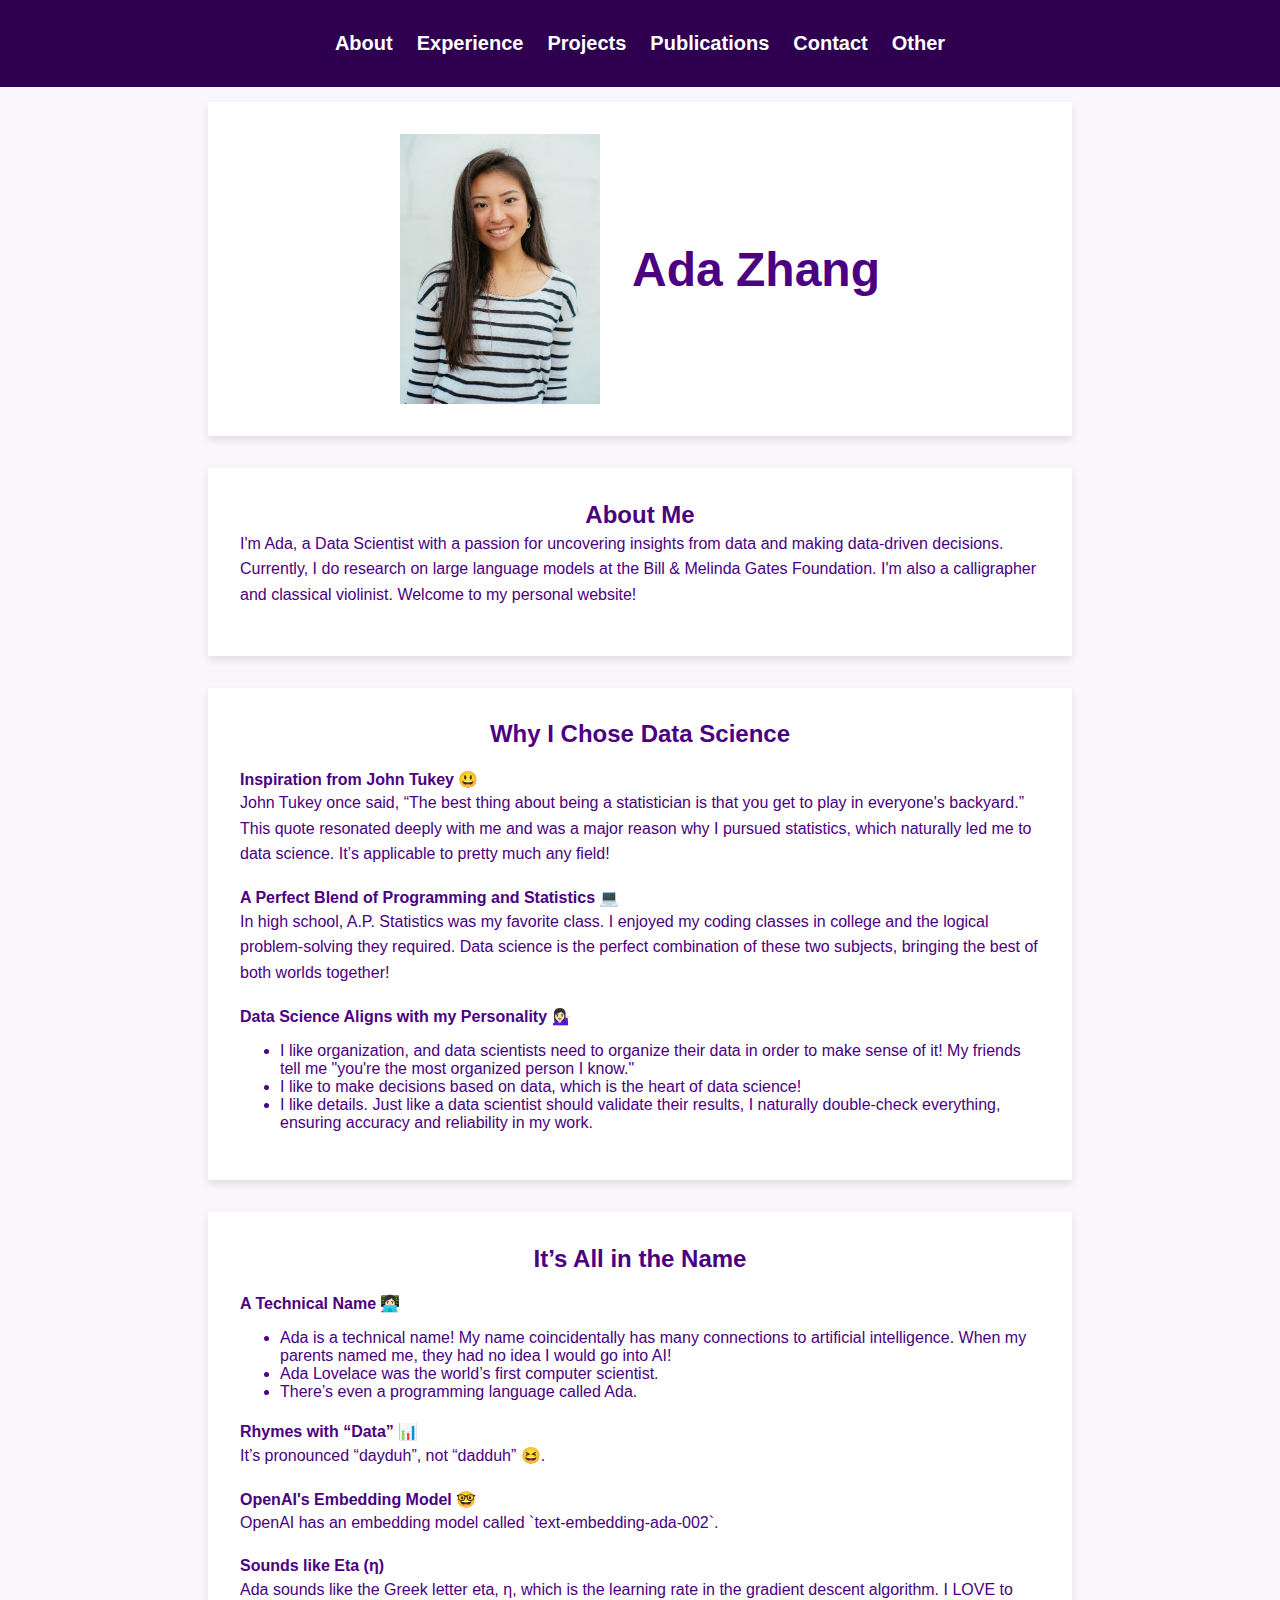
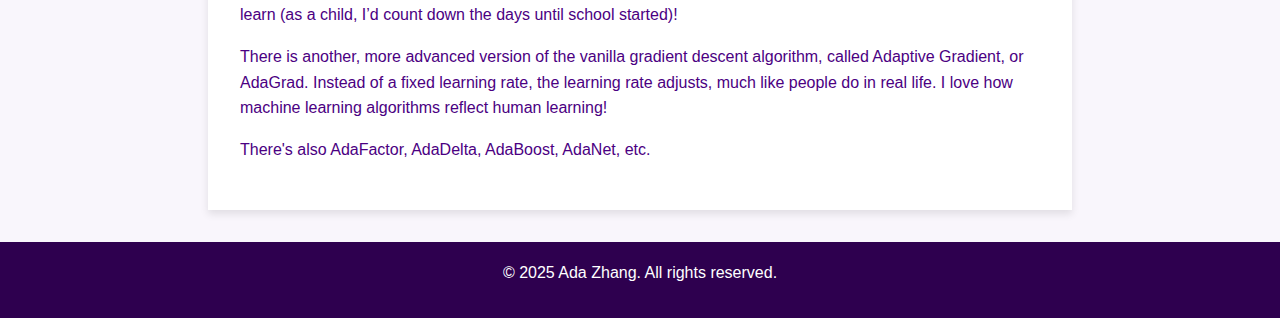
<file: index.html>
<!DOCTYPE html>
<html lang="en">
<head>
    <meta charset="UTF-8">
    <meta name="viewport" content="width=device-width, initial-scale=1.0">
    <title>Ada Zhang</title>
    <link rel="stylesheet" href="styles.css">
</head>
<body>
    <header>
        <nav>
            <ul>
                <li><a href="index.html">About</a></li>
                <li><a href="experience.html">Experience</a></li>
                <li><a href="projects.html">Projects</a></li>
                <li><a href="publications.html">Publications</a></li>
                <li><a href="contact.html">Contact</a></li>
                <li><a href="other.html">Other</a></li>
            </ul>
        </nav>
    </header>

    <main>
        <!-- Picture and Name -->
        <section class="profile-header">
            <img src="images/ada.jpg" alt="Ada Zhang" class="profile-picture">
            <h1>Ada Zhang</h1>
        </section>

        <!-- Writing -->
        <section class="profile-content">
            <h2>About Me</h2>
            <p>I'm Ada, a Data Scientist with a passion for uncovering insights from data and making data-driven decisions. Currently, I do research on large language models at the Bill & Melinda Gates Foundation. I'm also a calligrapher and classical violinist. Welcome to my personal website!</p>
        </section>

        <section class="profile-content">
            <h2>Why I Chose Data Science</h2>
            <h4>Inspiration from John Tukey 😃</h4>
            <p>John Tukey once said, “The best thing about being a statistician is that you get to play in everyone's backyard.” This quote resonated deeply with me and was a major reason why I pursued statistics, which naturally led me to data science. It’s applicable to pretty much any field!</p>

            <h4>A Perfect Blend of Programming and Statistics 💻</h4>
            <p>In high school, A.P. Statistics was my favorite class. I enjoyed my coding classes in college and the logical problem-solving they required. Data science is the perfect combination of these two subjects, bringing the best of both worlds together!</p>

            <h4>Data Science Aligns with my Personality 💁🏻‍♀️</h4>
            <ul>
                <li>I like organization, and data scientists need to organize their data in order to make sense of it! My friends tell me "you're the most organized person I know."</li>
                <li>I like to make decisions based on data, which is the heart of data science!</li>
                <li>I like details. Just like a data scientist should validate their results, I naturally double-check everything, ensuring accuracy and reliability in my work.</li>
            </ul>
        </section>

        <section class="profile-content">
            <h2>It’s All in the Name</h2>

            <h4>A Technical Name 👩🏻‍💻</h4>
            <ul>
                <li>Ada is a technical name! My name coincidentally has many connections to artificial intelligence. When my parents named me, they had no idea I would go into AI!</li>
                <li>Ada Lovelace was the world’s first computer scientist.</li>
                <li>There’s even a programming language called Ada.</li>
            </ul>
            
            <h4>Rhymes with “Data” 📊</h4>
            <p>It’s pronounced “dayduh”, not “dadduh” 😆.</p>
            
            <h4>OpenAI's Embedding Model 🤓</h4>
            <p>OpenAI has an embedding model called `text-embedding-ada-002`.</p>
            
            <h4>Sounds like Eta (η)</h4>
            <p>Ada sounds like the Greek letter eta, η, which is the learning rate in the gradient descent algorithm. I LOVE to learn (as a child, I’d count down the days until school started)!</p>
            <p>There is another, more advanced version of the vanilla gradient descent algorithm, called Adaptive Gradient, or AdaGrad. Instead of a fixed learning rate, the learning rate adjusts, much like people do in real life. I love how machine learning algorithms reflect human learning!</p>
            <p>There's also AdaFactor, AdaDelta, AdaBoost, AdaNet, etc.</p>
        </section>
    </main>

    <footer>
        <p>&copy; 2025 Ada Zhang. All rights reserved.</p>
    </footer>
</body>
</html>
</file>
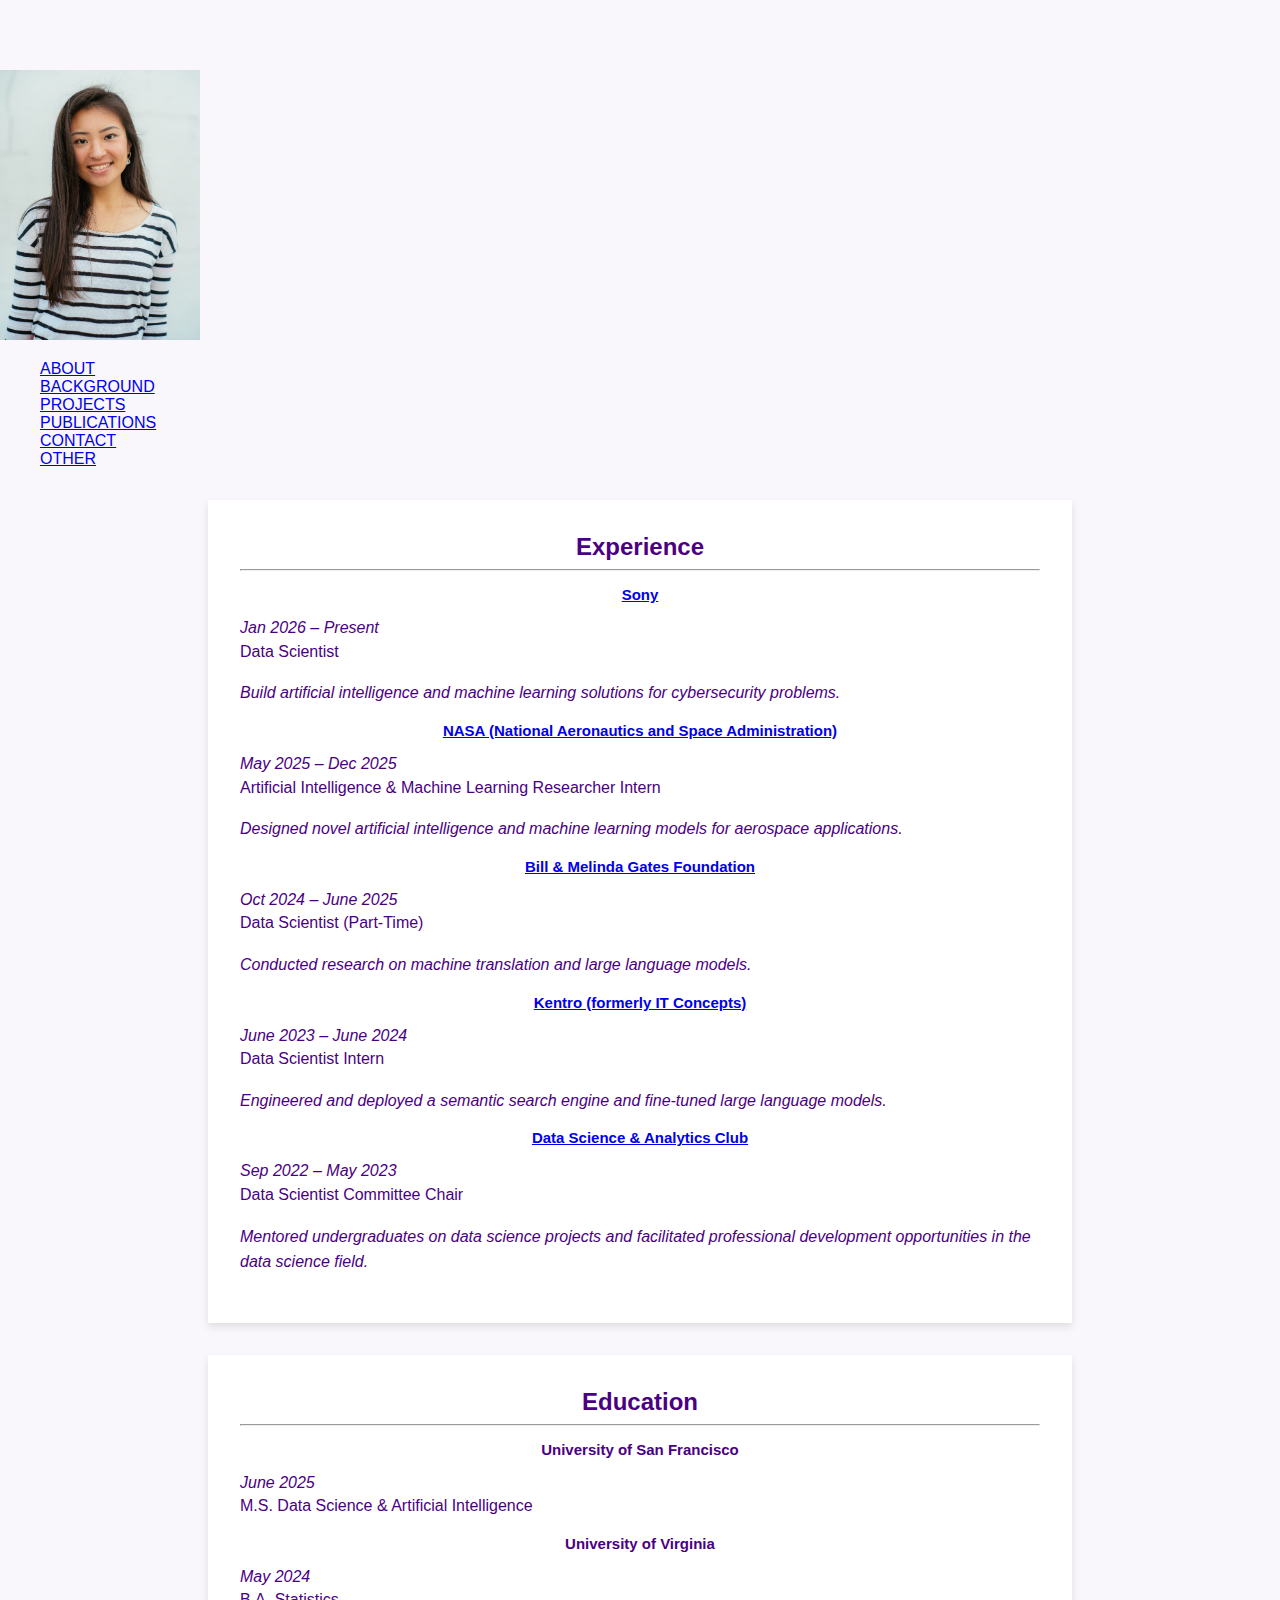
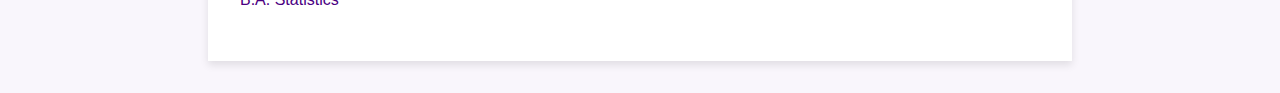
<file: background.html>
<!DOCTYPE html>
<html lang="en">
<head>
    <meta charset="UTF-8" />
    <meta name="viewport" content="width=device-width, initial-scale=1.0"/>
    <title>Background - Ada Zhang</title>
    <link rel="stylesheet" href="styles.css" />
</head>
<body>
    <main class="main-flex-container">

        <aside class="sidebar">
            <img src="images/ada.jpg" alt="ada" class="profile-picture">
            <nav>
                <ul>
                    <p></p>
                    <a href="index.html">ABOUT</a><br>
                    <a href="background.html">BACKGROUND</a><br>
                    <a href="projects.html">PROJECTS</a><br>
                    <a href="publications.html">PUBLICATIONS</a><br> 
                    <a href="contact.html">CONTACT</a><br>
                    <a href="other.html">OTHER</a>
                </ul>
            </nav>
        </aside>


        <div class="scrollable-content">
            <section class="profile-content">
                <h2>Experience</h2>
                <hr />

                <div class="job-entry">
                    <div class="job-header">
                        <h3><a href="https://www.sony.com/en/" target="_blank" class="company-link">Sony</a></h3>
                        <span class="job-date"><em>Jan 2026 – Present</em></span>
                    </div>
                    <p class="job-title">Data Scientist</p>
                    <p class="job-description"><em>Build artificial intelligence and machine learning solutions for cybersecurity problems.</em></p>
                </div>

                <div class="job-entry">
                    <div class="job-header">
                        <h3><a href="https://www.nasa.gov/" target="_blank" class="company-link">NASA (National Aeronautics and Space Administration)</a></h3>
                        <span class="job-date"><em>May 2025 – Dec 2025</em></span>
                    </div>
                    <p class="job-title">Artificial Intelligence & Machine Learning Researcher Intern</p>
                    <p class="job-description"><em>Designed novel artificial intelligence and machine learning models for aerospace applications.</em></p>
                </div>

                <div class="job-entry">
                    <div class="job-header">
                        <h3><a href="https://www.gatesfoundation.org/" target="_blank" class="company-link">Bill & Melinda Gates Foundation</a></h3>
                        <span class="job-date"><em>Oct 2024 – June 2025</em></span>
                    </div>
                    <p class="job-title">Data Scientist (Part-Time)</p>
                    <p class="job-description"><em>Conducted research on machine translation and large language models.</em></p>
                </div>

                <div class="job-entry">
                    <div class="job-header">
                        <h3><a href="https://kentro.us/" target="_blank" class="company-link">Kentro (formerly IT Concepts)</a></h3>
                        <span class="job-date"><em>June 2023 – June 2024</em></span>
                    </div>
                    <p class="job-title">Data Scientist Intern</p>
                    <p class="job-description"><em>Engineered and deployed a semantic search engine and fine-tuned large language models.</em></p>
                </div>

                <div class="job-entry">
                    <div class="job-header">
                        <h3><a href="https://dsac.my.canva.site/" target="_blank" class="company-link">Data Science & Analytics Club</a></h3>
                        <span class="job-date"><em>Sep 2022 – May 2023</em></span>
                    </div>
                    <p class="job-title">Data Scientist Committee Chair</p>
                    <p class="job-description"><em>Mentored undergraduates on data science projects and facilitated professional development opportunities in the data science field.</em></p>
                </div>
            </section>

            <section class="profile-content">
                <h2>Education</h2>
                <hr />

                <div class="job-entry">
                    <div class="job-header">
                        <h3>University of San Francisco</h3>
                        <span class="job-date"><em>June 2025</em></span>
                    </div>
                    <p class="job-title">M.S. Data Science & Artificial Intelligence</p>
                </div>

                <div class="job-entry">
                    <div class="job-header">
                        <h3>University of Virginia</h3>
                        <span class="job-date"><em>May 2024</em></span>
                    </div>
                    <p class="job-title">B.A. Statistics</p>
                </div>
            </section>

        </div>
    </main>
</body>
</html>
</file>
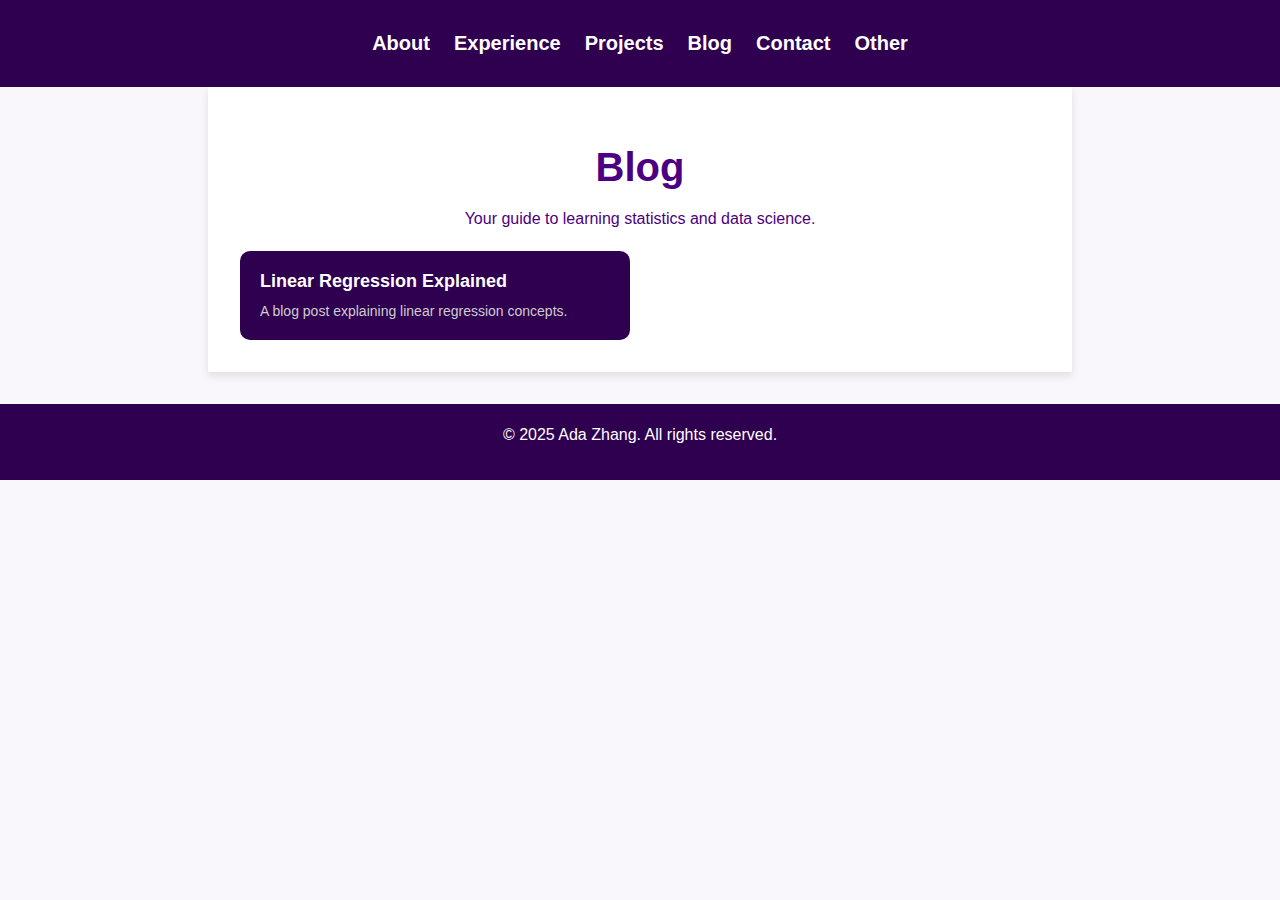
<file: blog.html>
<!DOCTYPE html>
<html lang="en">
<head>
    <meta charset="UTF-8">
    <meta name="viewport" content="width=device-width, initial-scale=1.0">
    <title>Data Science</title>
    <link rel="stylesheet" href="styles.css">
    <style>
        .tile-container {
            display: grid;
            grid-template-columns: repeat(auto-fill, minmax(300px, 1fr));
            gap: 20px;
            margin-top: 20px;
        }

        .tile {
            background-color: #2e004f;
            color: white;
            padding: 20px;
            border-radius: 10px;
            text-align: left;
            cursor: pointer;
            transition: transform 0.3s, background-color 0.3s;
        }

        .tile:hover {
            background-color: #ab3cfa;
            transform: scale(1.05);
        }

        .tile .project-title {
            font-weight: bold;
            font-size: 18px;
            margin-bottom: 10px;
            display: block;
        }

        .tile .project-description {
            font-size: 14px;
            color: #cfcdd1;
        }

        h1, p {
            text-align: center; 
        }
    </style>
</head>
<body>
    <header>
        <nav>
            <ul>
                <li><a href="index.html">About</a></li>
                <li><a href="experience.html">Experience</a></li>
                <li><a href="projects.html">Projects</a></li>
                <li><a href="blog.html">Blog</a></li>
                <li><a href="contact.html">Contact</a></li>
                <li><a href="other.html">Other</a></li>
            </ul>
        </nav>
    </header>

    <main>
        <section>
            <h1>Blog</h1>
            <p>Your guide to learning statistics and data science.</p>

            <div class="tile-container">
                <div class="tile" onclick="window.open('https://medium.com/@abz200026/linear-regression-explained-1453aeee8fbb', '_blank')">
                    <span class="project-title">Linear Regression Explained</span>
                    <span class="project-description">A blog post explaining linear regression concepts.</span>
                </div>
            </div>
        </section>
    </main>

    <footer>
        <p>&copy; 2025 Ada Zhang. All rights reserved.</p>
    </footer>
</body>
</html>
</file>
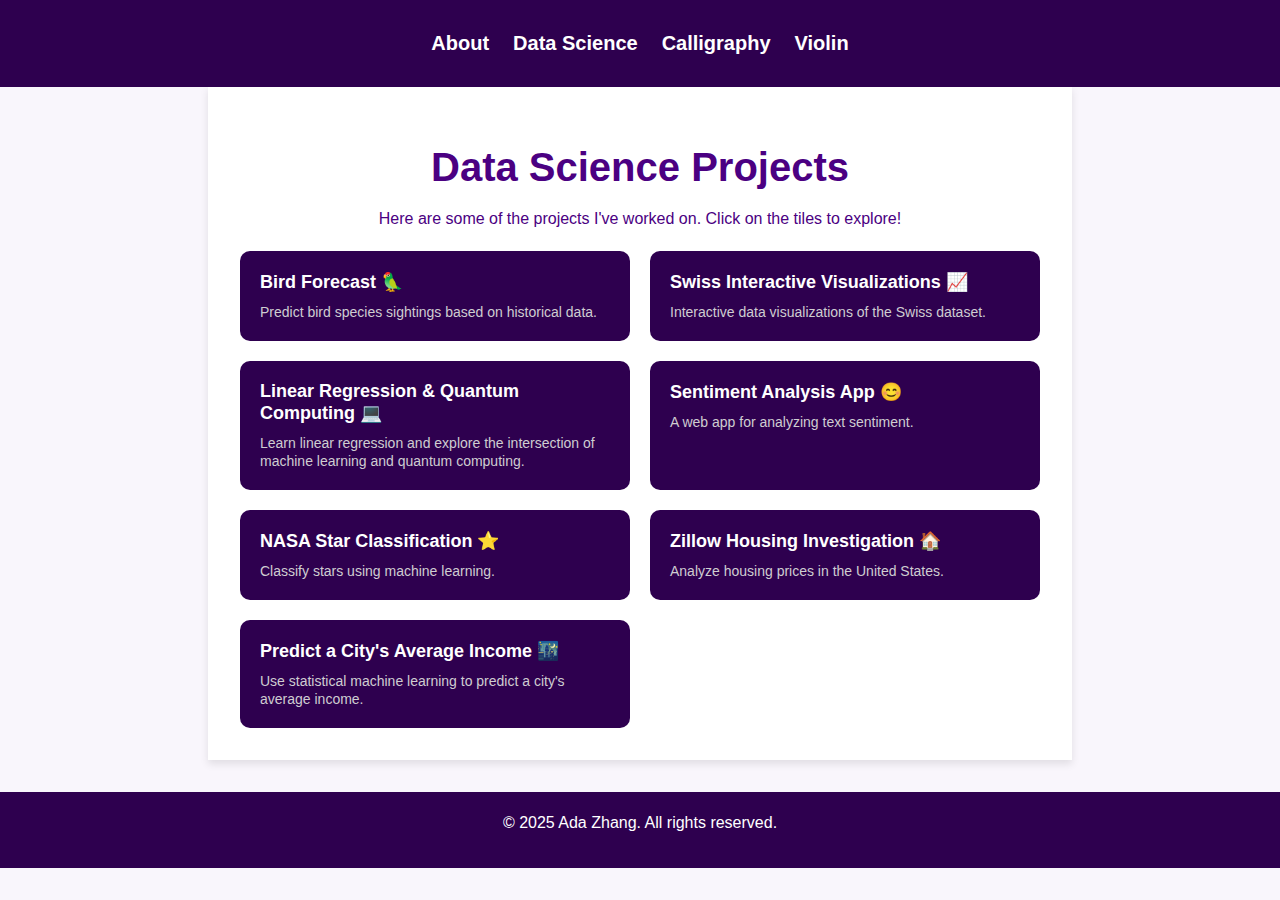
<file: data-science.html>
<!DOCTYPE html>
<html lang="en">
<head>
    <meta charset="UTF-8">
    <meta name="viewport" content="width=device-width, initial-scale=1.0">
    <title>Data Science</title>
    <link rel="stylesheet" href="styles.css">
    <style>
        .tile-container {
            display: grid;
            grid-template-columns: repeat(auto-fill, minmax(300px, 1fr));
            gap: 20px;
            margin-top: 20px;
        }

        .tile {
            background-color: #2e004f;
            color: white;
            padding: 20px;
            border-radius: 10px;
            text-align: left;
            cursor: pointer;
            transition: transform 0.3s, background-color 0.3s;
        }

        .tile:hover {
            background-color: #ab3cfa;
            transform: scale(1.05);
        }

        .tile .project-title {
            font-weight: bold;
            font-size: 18px;
            margin-bottom: 10px;
            display: block;
        }

        .tile .project-description {
            font-size: 14px;
            color: #cfcdd1;
        }

        h1, p {
            text-align: center; 
        }
    </style>
</head>
<body>
    <header>
        <nav>
            <ul>
                <li><a href="index.html">About</a></li>
                <li><a href="data-science.html">Data Science</a></li>
                <li><a href="calligraphy.html">Calligraphy</a></li>
                <li><a href="violin.html">Violin</a></li>
            </ul>
        </nav>
    </header>

    <main>
        <section>
            <h1>Data Science Projects</h1>
            <p>Here are some of the projects I've worked on. Click on the tiles to explore!</p>

            <div class="tile-container">
                <div class="tile" onclick="window.open('https://github.com/ada-b-zhang/bird-sightings.git', '_blank')">
                    <span class="project-title">Bird Forecast 🦜</span>
                    <span class="project-description">Predict bird species sightings based on historical data.</span>
                </div>

                <div class="tile" onclick="window.open('https://ada-b-zhang.shinyapps.io/Homework6/', '_blank')">
                    <span class="project-title">Swiss Interactive Visualizations 📈</span>
                    <span class="project-description">Interactive data visualizations of the Swiss dataset.</span>
                </div>

                <div class="tile" onclick="window.open('https://github.com/ada-b-zhang/linear-regression-app.git', '_blank')">
                    <span class="project-title">Linear Regression & Quantum Computing 💻</span>
                    <span class="project-description">Learn linear regression and explore the intersection of machine learning and quantum computing.</span>
                </div>

                <div class="tile" onclick="window.open('https://sentiment-analysis-with-nlp.streamlit.app/', '_blank')">
                    <span class="project-title">Sentiment Analysis App 😊</span>
                    <span class="project-description">A web app for analyzing text sentiment.</span>
                </div>

                <div class="tile" onclick="window.open('https://github.com/ada-b-zhang/classify_stars.git', '_blank')">
                    <span class="project-title">NASA Star Classification ⭐</span>
                    <span class="project-description">Classify stars using machine learning.</span>
                </div>

                <div class="tile" onclick="window.open('https://github.com/Claire-ONeill/Zillow-housing-investigation.git', '_blank')">
                    <span class="project-title">Zillow Housing Investigation 🏠</span>
                    <span class="project-description">Analyze housing prices in the United States.</span>
                </div>

                <div class="tile" onclick="window.open('https://github.com/camccaffrey/STAT4630.git', '_blank')">
                    <span class="project-title">Predict a City's Average Income 🌃</span>
                    <span class="project-description">Use statistical machine learning to predict a city's average income.</span>
                </div>
            </div>
        </section>
    </main>

    <footer>
        <p>&copy; 2025 Ada Zhang. All rights reserved.</p>
    </footer>
</body>
</html>
</file>
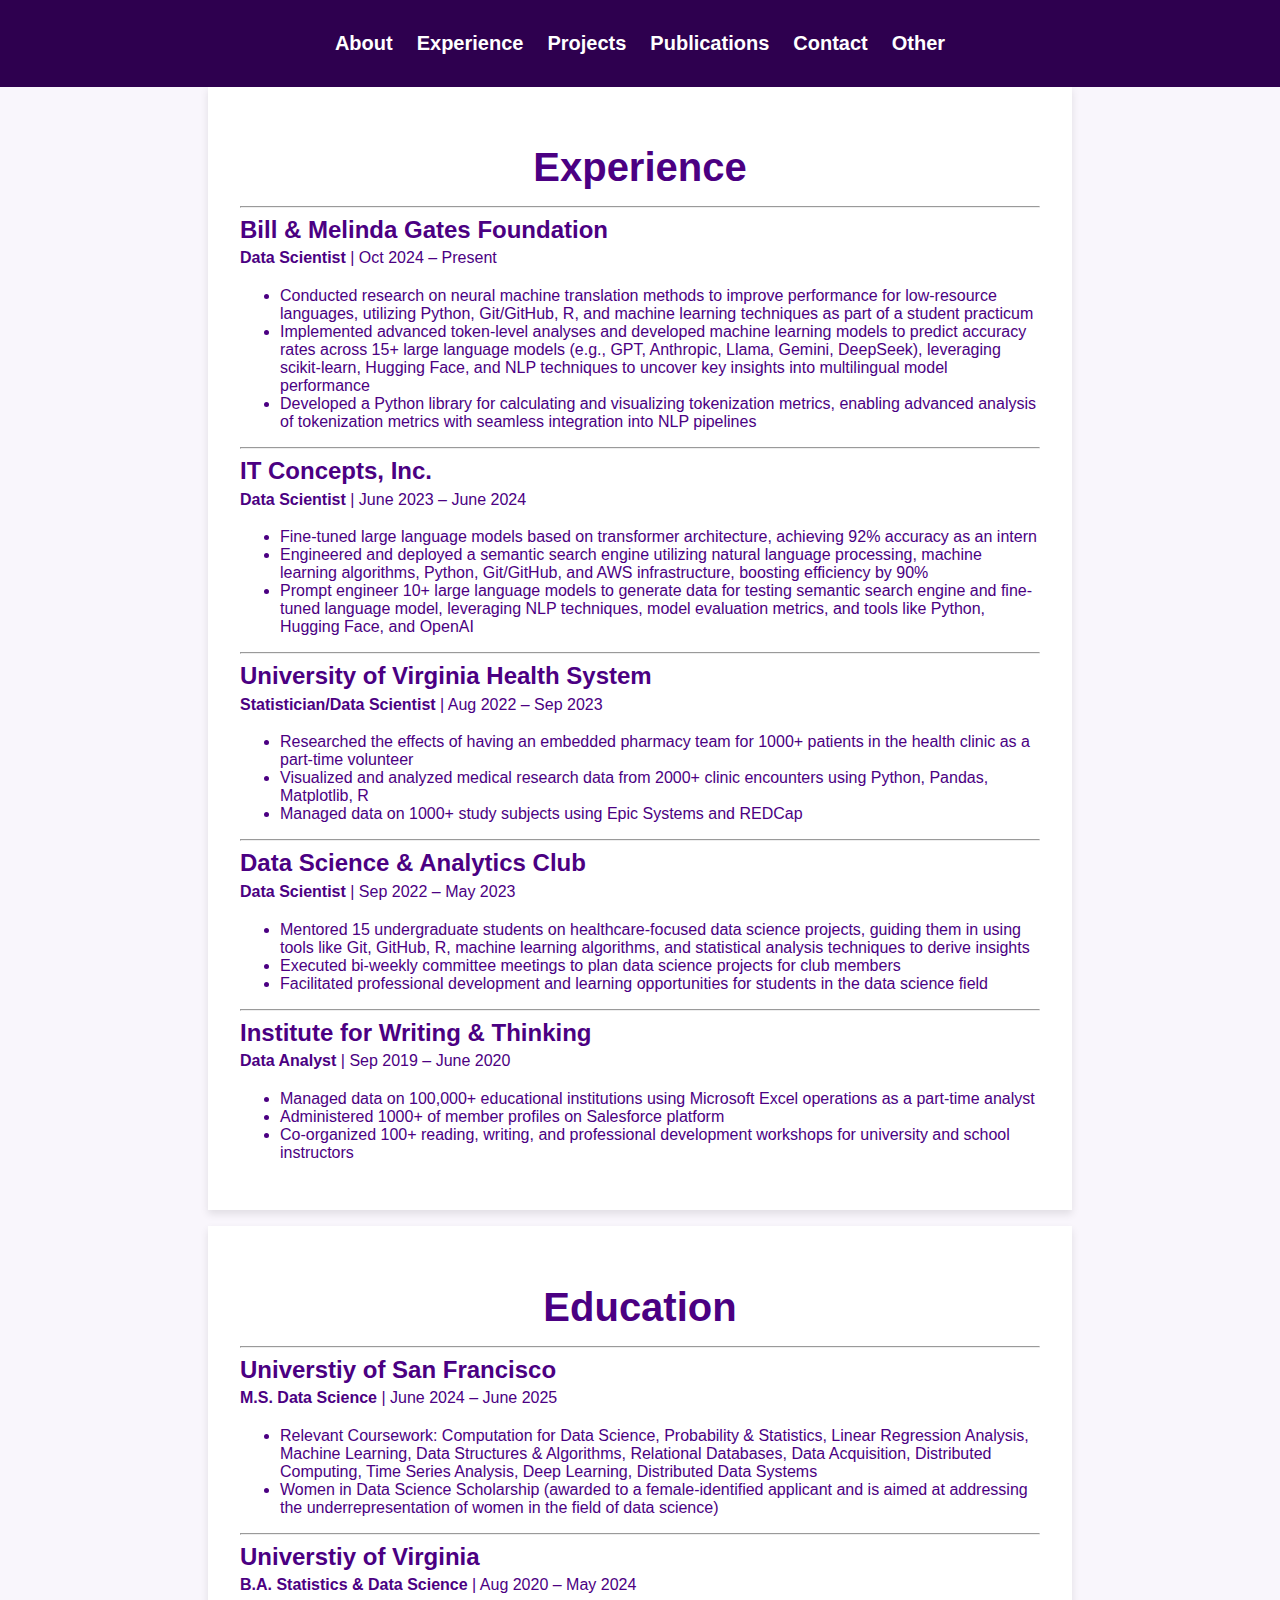
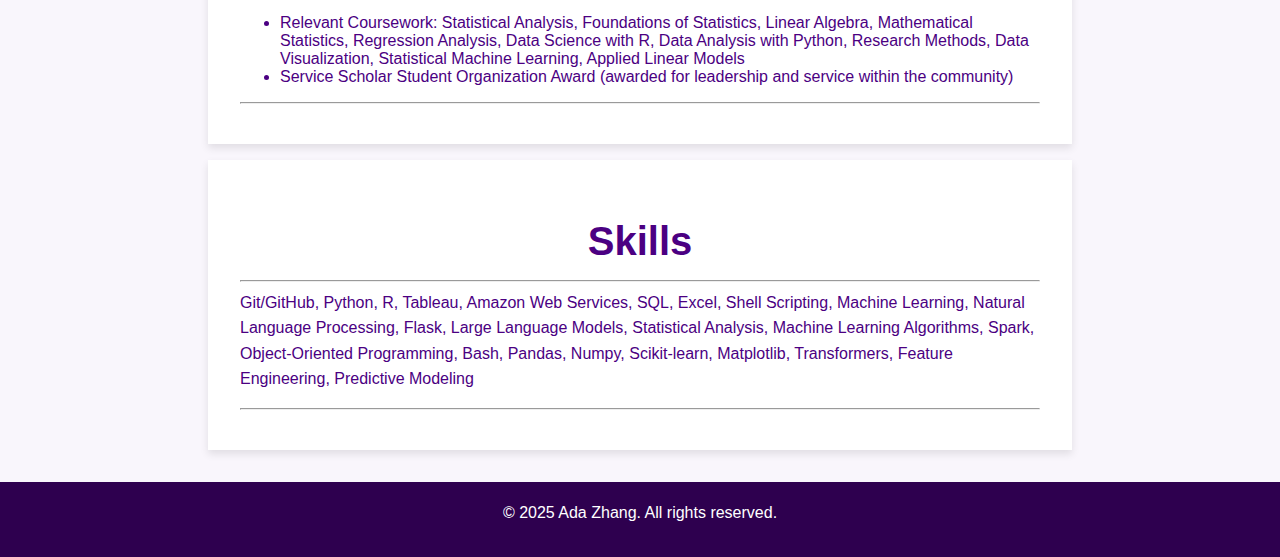
<file: experience.html>
<!DOCTYPE html>
<html lang="en">
<head>
    <meta charset="UTF-8">
    <meta name="viewport" content="width=device-width, initial-scale=1.0">
    <title>Experience - Ada Zhang</title>
    <link rel="stylesheet" href="styles.css">
</head>
<body>
    <header>
        <nav>
            <ul>
                <li><a href="index.html">About</a></li>
                <li><a href="experience.html">Experience</a></li>
                <li><a href="projects.html">Projects</a></li>
                <li><a href="publications.html">Publications</a></li>
                <li><a href="contact.html">Contact</a></li>
                <li><a href="other.html">Other</a></li>
            </ul>
        </nav>
    </header>

    <main>
        <section>
            <h1>Experience</h1>
            
            <hr class="experience-separator">

            <h2>Bill & Melinda Gates Foundation</h2>
            <p><strong>Data Scientist</strong> | Oct 2024 – Present</p>
            <ul>
                <li>Conducted research on neural machine translation methods to improve performance for low-resource languages, utilizing Python, Git/GitHub, R, and machine learning techniques as part of a student practicum</li>
                <li>Implemented advanced token-level analyses and developed machine learning models to predict accuracy rates across 15+ large language models (e.g., GPT, Anthropic, Llama, Gemini, DeepSeek), leveraging scikit-learn, Hugging Face, and NLP techniques to uncover key insights into multilingual model performance</li>
                <li>Developed a Python library for calculating and visualizing tokenization metrics, enabling advanced analysis of tokenization metrics with seamless integration into NLP pipelines</li>
            </ul>

            <hr class="experience-separator">

            <h2>IT Concepts, Inc.</h2>
            <p><strong>Data Scientist</strong> | June 2023 – June 2024</p>
            <ul>
                <li>Fine-tuned large language models based on transformer architecture, achieving 92% accuracy as an intern</li>
                <li>Engineered and deployed a semantic search engine utilizing natural language processing, machine learning algorithms, Python, Git/GitHub, and AWS infrastructure, boosting efficiency by 90%</li>
                <li>Prompt engineer 10+ large language models to generate data for testing semantic search engine and fine-tuned language model, leveraging NLP techniques, model evaluation metrics, and tools like Python, Hugging Face, and OpenAI</li>
            </ul>

            <hr class="experience-separator">

            <h2>University of Virginia Health System</h2>
            <p><strong>Statistician/Data Scientist</strong> | Aug 2022 – Sep 2023</p>
            <ul>
                <li>Researched the effects of having an embedded pharmacy team for 1000+ patients in the health clinic as a part-time volunteer</li>
                <li>Visualized and analyzed medical research data from 2000+ clinic encounters using Python, Pandas, Matplotlib, R</li>
                <li>Managed data on 1000+ study subjects using Epic Systems and REDCap</li>
            </ul>

            <hr class="experience-separator">

            <h2>Data Science & Analytics Club</h2>
            <p><strong>Data Scientist</strong> | Sep 2022 – May 2023</p>
            <ul>
                <li>Mentored 15 undergraduate students on healthcare-focused data science projects, guiding them in using tools like Git, GitHub, R, machine learning algorithms, and statistical analysis techniques to derive insights</li>
                <li>Executed bi-weekly committee meetings to plan data science projects for club members</li>
                <li>Facilitated professional development and learning opportunities for students in the data science field</li>
            </ul>

            <hr class="experience-separator">

            <h2>Institute for Writing & Thinking</h2>
            <p><strong>Data Analyst</strong> | Sep 2019 – June 2020</p>
            <ul>
                <li>Managed data on 100,000+ educational institutions using Microsoft Excel operations as a part-time analyst</li>
                <li>Administered 1000+ of member profiles on Salesforce platform</li>
                <li>Co-organized 100+ reading, writing, and professional development workshops for university and school instructors</li>
            </ul>
        </section>

    <section>
        <h1>Education</h1>
            
        <hr class="experience-separator">

        <h2>Universtiy of San Francisco</h2>
        <p><strong>M.S. Data Science</strong> | June 2024 – June 2025</p>
        <ul>
            <li>Relevant Coursework: Computation for Data Science, Probability & Statistics, Linear Regression Analysis, Machine Learning, Data Structures & Algorithms, Relational Databases, Data Acquisition, Distributed Computing, Time Series Analysis, Deep Learning, Distributed Data Systems</li>
            <li>Women in Data Science Scholarship (awarded to a female-identified applicant and is aimed at addressing the underrepresentation of women in the field of data science)</li>
        </ul>

        <hr class="experience-separator">

        <h2>Universtiy of Virginia</h2>
        <p><strong>B.A. Statistics & Data Science</strong> | Aug 2020 – May 2024</p>
        <ul>
            <li>Relevant Coursework: Statistical Analysis, Foundations of Statistics, Linear Algebra, Mathematical Statistics, Regression Analysis, Data Science with R, Data Analysis with Python, Research Methods, Data Visualization, Statistical Machine Learning, Applied Linear Models</li>
            <li>Service Scholar Student Organization Award (awarded for leadership and service within the community)</li>
        </ul>

        <hr class="experience-separator">
    </section>

    <section>
        <h1>Skills</h1>
            
        <hr class="experience-separator">
        <p>Git/GitHub, Python, R, Tableau, Amazon Web Services, SQL, Excel, Shell Scripting, Machine Learning, Natural Language Processing, Flask, Large Language Models, Statistical Analysis, Machine Learning Algorithms, Spark, Object-Oriented Programming, Bash, Pandas, Numpy, Scikit-learn, Matplotlib, Transformers, Feature Engineering, Predictive Modeling</p>
        <hr class="experience-separator">
    </section>

    </main>

    <footer>
        <p>&copy; 2025 Ada Zhang. All rights reserved.</p>
    </footer>
</body>
</html>
</file>
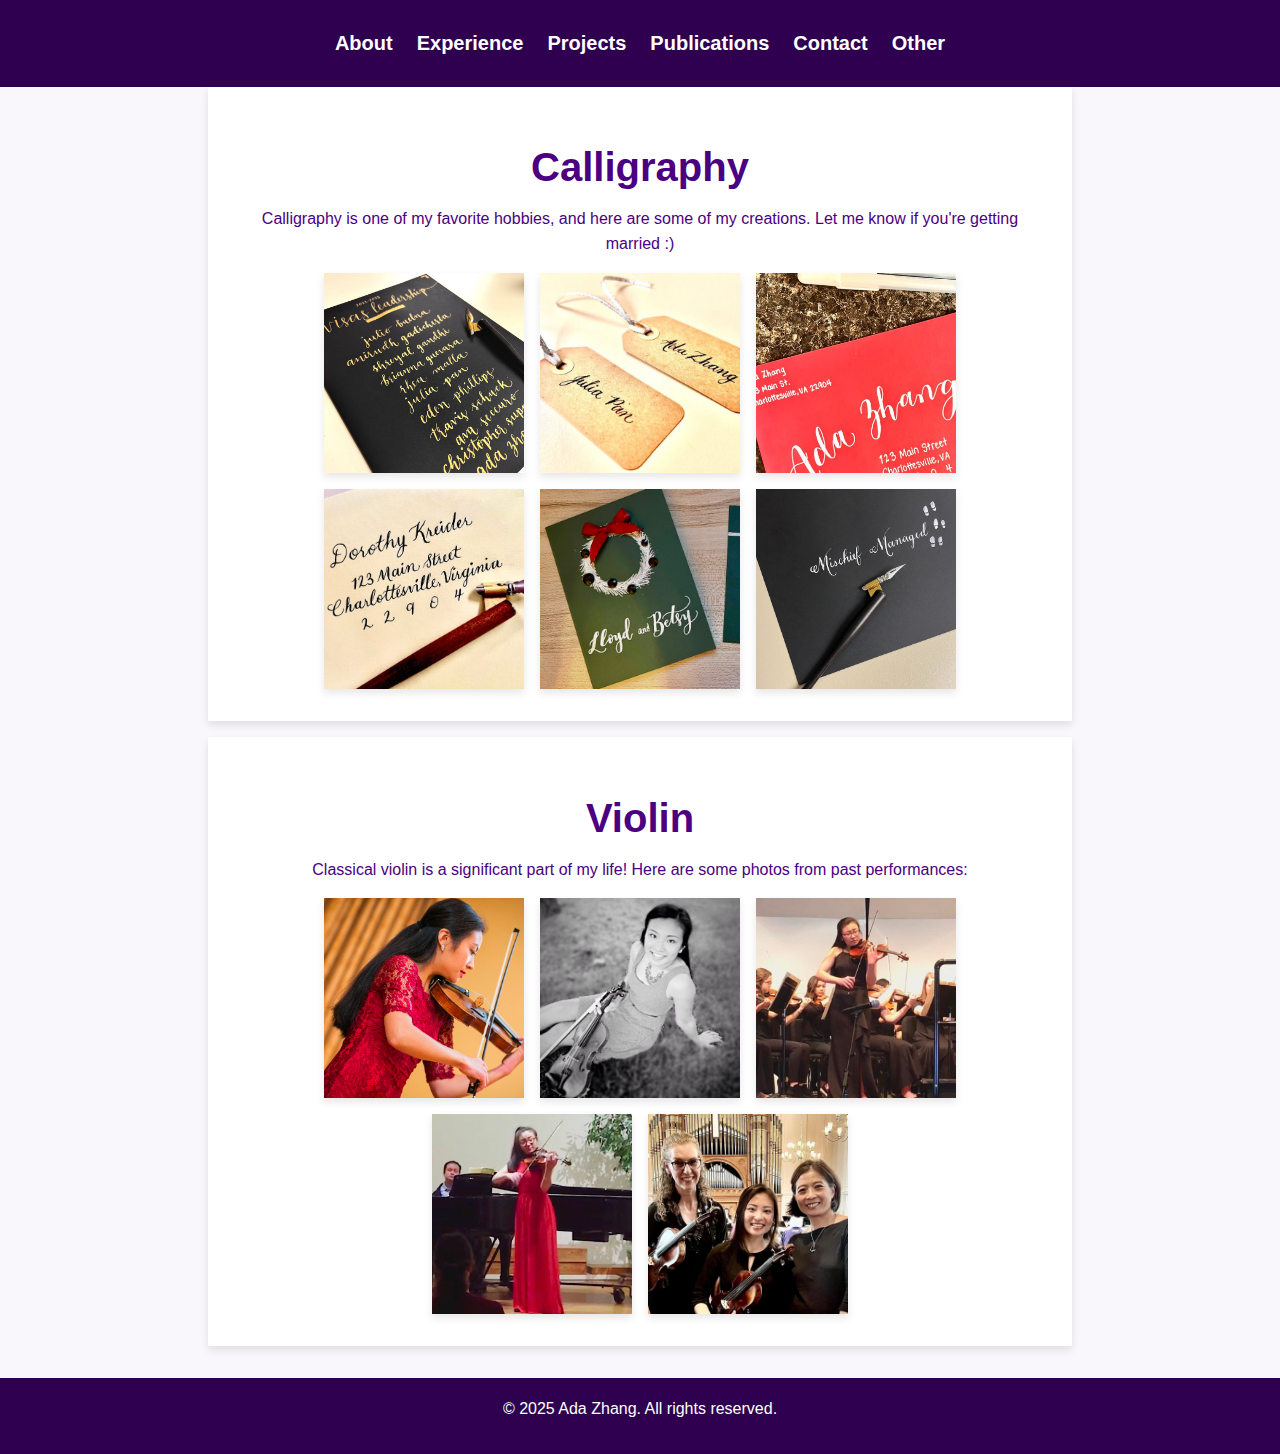
<file: other.html>
<!DOCTYPE html>
<html lang="en">
<head>
    <meta charset="UTF-8">
    <meta name="viewport" content="width=device-width, initial-scale=1.0">
    <title>Other</title>
    <link rel="stylesheet" href="styles.css">
    <style>
        h1, p {
            text-align: center;
        }
    </style>
</head>
<body>
    <header>
        <nav>
            <ul>
                <li><a href="index.html">About</a></li>
                <li><a href="experience.html">Experience</a></li>
                <li><a href="projects.html">Projects</a></li>
                <li><a href="publications.html">Publications</a></li>
                <li><a href="contact.html">Contact</a></li>
                <li><a href="other.html">Other</a></li>
            </ul>
        </nav>
    </header>

    <main>
        <section>
            <h1>Calligraphy</h1>
            <p>Calligraphy is one of my favorite hobbies, and here are some of my creations. Let me know if you're getting married :)</p>
            <div class="gallery">
                <img src="images/calligraphy2.jpg" alt="Calligraphy Sample 2">
                <img src="images/calligraphy4.jpg" alt="Calligraphy Sample 4">
                <img src="images/calligraphy3.jpg" alt="Calligraphy Sample 3">
                <img src="images/calligraphy5.jpg" alt="Calligraphy Sample 5">
                <img src="images/calligraphy6.jpg" alt="Calligraphy Sample 6">
                <img src="images/calligraphy1.jpg" alt="Calligraphy Sample 1">
            </div>
        </section>

        <section>
            <h1>Violin</h1>
            <p>Classical violin is a significant part of my life! Here are some photos from past performances:</p>
            <div class="gallery">
                <img src="images/violin1.jpg" alt="Ada playing violin 1">
                <img src="images/violin2.jpg" alt="Ada playing violin 2">
                <img src="images/violin3.jpg" alt="Ada playing violin 3">
                <img src="images/violin4.jpg" alt="Ada playing violin 4">
                <img src="images/violin5.jpg" alt="Ada playing violin 5">
            </div>
        </section>
    </main>

    <footer>
        <p>&copy; 2025 Ada Zhang. All rights reserved.</p>
    </footer>
    <script src="script.js"></script>
</body>
</html>
</file>
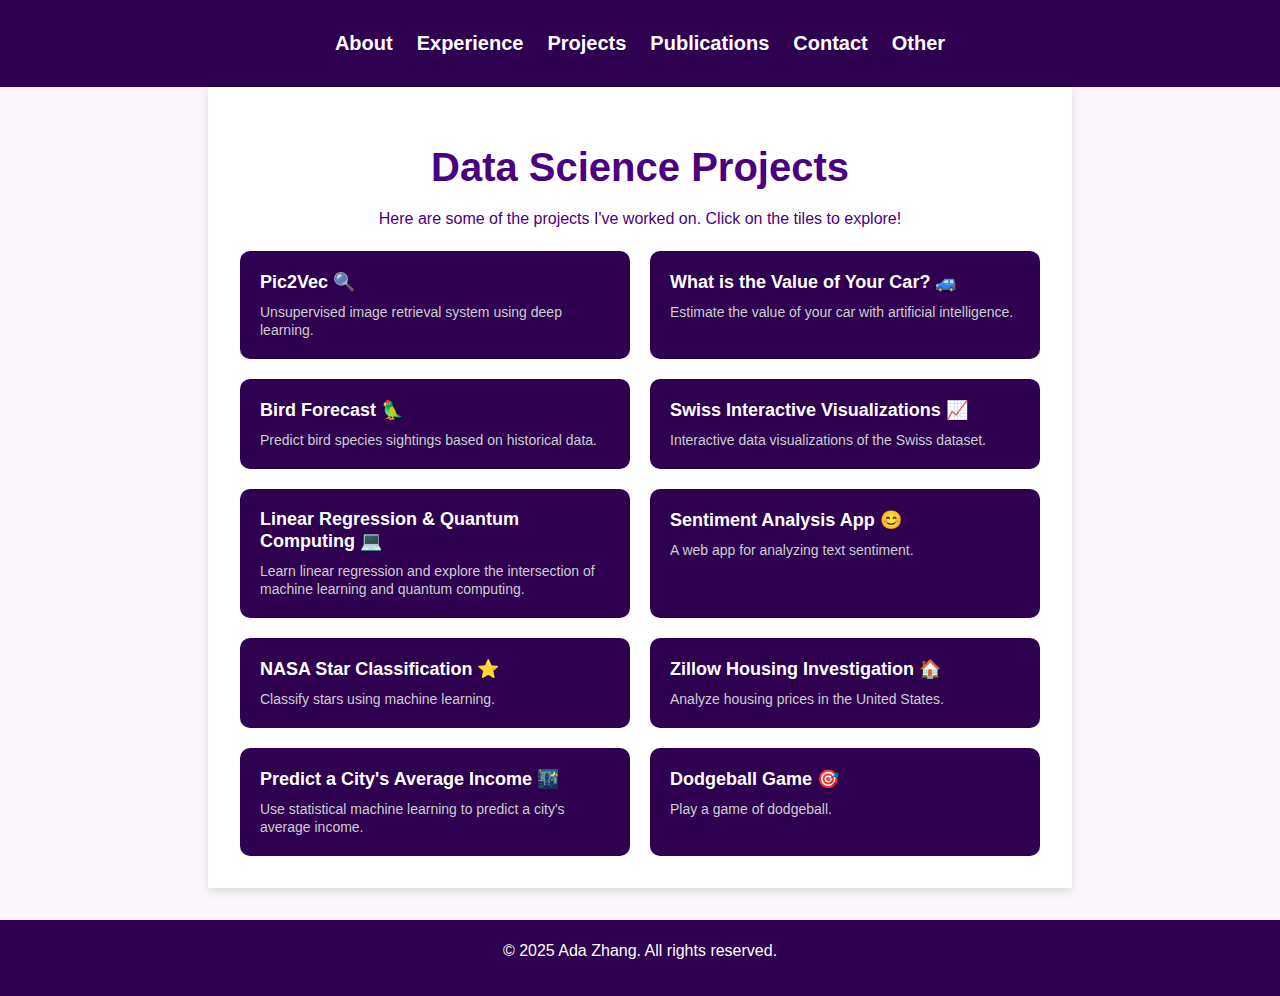
<file: projects.html>
<!DOCTYPE html>
<html lang="en">
<head>
    <meta charset="UTF-8">
    <meta name="viewport" content="width=device-width, initial-scale=1.0">
    <title>Data Science</title>
    <link rel="stylesheet" href="styles.css">
    <style>
        .tile-container {
            display: grid;
            grid-template-columns: repeat(auto-fill, minmax(300px, 1fr));
            gap: 20px;
            margin-top: 20px;
        }

        .tile {
            background-color: #2e004f;
            color: white;
            padding: 20px;
            border-radius: 10px;
            text-align: left;
            cursor: pointer;
            transition: transform 0.3s, background-color 0.3s;
        }

        .tile:hover {
            background-color: #ab3cfa;
            transform: scale(1.05);
        }

        .tile .project-title {
            font-weight: bold;
            font-size: 18px;
            margin-bottom: 10px;
            display: block;
        }

        .tile .project-description {
            font-size: 14px;
            color: #cfcdd1;
        }

        h1, p {
            text-align: center; 
        }
    </style>
</head>
<body>
    <header>
        <nav>
            <ul>
                <li><a href="index.html">About</a></li>
                <li><a href="experience.html">Experience</a></li>
                <li><a href="projects.html">Projects</a></li>
                <li><a href="publications.html">Publications</a></li>
                <li><a href="contact.html">Contact</a></li>
                <li><a href="other.html">Other</a></li>
            </ul>
        </nav>
    </header>

    <main>
        <section>
            <h1>Data Science Projects</h1>
            <p>Here are some of the projects I've worked on. Click on the tiles to explore!</p>

            <div class="tile-container">
                <div class="tile" onclick="window.open('https://github.com/ada-b-zhang/Pic2Vec.git', '_blank')">
                    <span class="project-title">Pic2Vec 🔍</span>
                    <span class="project-description">Unsupervised image retrieval system using deep learning.</span>
                </div>

                <div class="tile" onclick="window.open('https://price-your-car.streamlit.app/', '_blank')">
                    <span class="project-title">What is the Value of Your Car? 🚙</span>
                    <span class="project-description">Estimate the value of your car with artificial intelligence.</span>
                </div>

                <div class="tile" onclick="window.open('https://github.com/ada-b-zhang/bird-sightings.git', '_blank')">
                    <span class="project-title">Bird Forecast 🦜</span>
                    <span class="project-description">Predict bird species sightings based on historical data.</span>
                </div>

                <div class="tile" onclick="window.open('https://ada-b-zhang.shinyapps.io/Homework6/', '_blank')">
                    <span class="project-title">Swiss Interactive Visualizations 📈</span>
                    <span class="project-description">Interactive data visualizations of the Swiss dataset.</span>
                </div>

                <div class="tile" onclick="window.open('https://github.com/ada-b-zhang/linear-regression-app.git', '_blank')">
                    <span class="project-title">Linear Regression & Quantum Computing 💻</span>
                    <span class="project-description">Learn linear regression and explore the intersection of machine learning and quantum computing.</span>
                </div>

                <div class="tile" onclick="window.open('https://sentiment-analysis-with-nlp.streamlit.app/', '_blank')">
                    <span class="project-title">Sentiment Analysis App 😊</span>
                    <span class="project-description">A web app for analyzing text sentiment.</span>
                </div>

                <div class="tile" onclick="window.open('https://github.com/ada-b-zhang/classify_stars.git', '_blank')">
                    <span class="project-title">NASA Star Classification ⭐</span>
                    <span class="project-description">Classify stars using machine learning.</span>
                </div>

                <div class="tile" onclick="window.open('https://github.com/Claire-ONeill/Zillow-housing-investigation.git', '_blank')">
                    <span class="project-title">Zillow Housing Investigation 🏠</span>
                    <span class="project-description">Analyze housing prices in the United States.</span>
                </div>

                <div class="tile" onclick="window.open('https://github.com/camccaffrey/STAT4630.git', '_blank')">
                    <span class="project-title">Predict a City's Average Income 🌃</span>
                    <span class="project-description">Use statistical machine learning to predict a city's average income.</span>
                </div>

                <div class="tile" onclick="window.open('https://github.com/ada-b-zhang/dodgeball.git', '_blank')">
                    <span class="project-title">Dodgeball Game 🎯</span>
                    <span class="project-description">Play a game of dodgeball.</span>
                </div>
            </div>
        </section>
    </main>

    <footer>
        <p>&copy; 2025 Ada Zhang. All rights reserved.</p>
    </footer>
</body>
</html>
</file>
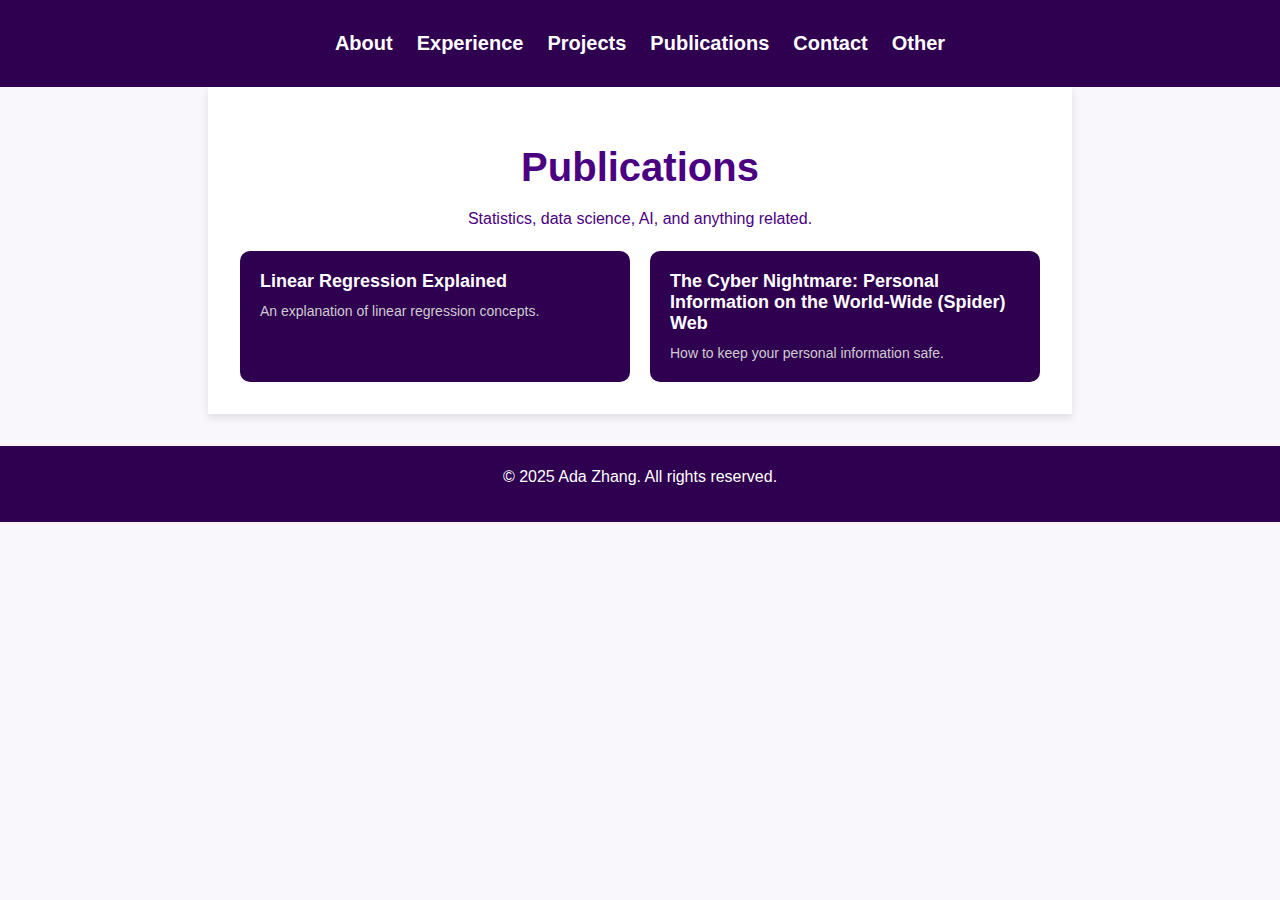
<file: publications.html>
<!DOCTYPE html>
<html lang="en">
<head>
    <meta charset="UTF-8">
    <meta name="viewport" content="width=device-width, initial-scale=1.0">
    <title>Data Science</title>
    <link rel="stylesheet" href="styles.css">
    <style>
        .tile-container {
            display: grid;
            grid-template-columns: repeat(auto-fill, minmax(300px, 1fr));
            gap: 20px;
            margin-top: 20px;
        }

        .tile {
            background-color: #2e004f;
            color: white;
            padding: 20px;
            border-radius: 10px;
            text-align: left;
            cursor: pointer;
            transition: transform 0.3s, background-color 0.3s;
        }

        .tile:hover {
            background-color: #ab3cfa;
            transform: scale(1.05);
        }

        .tile .project-title {
            font-weight: bold;
            font-size: 18px;
            margin-bottom: 10px;
            display: block;
        }

        .tile .project-description {
            font-size: 14px;
            color: #cfcdd1;
        }

        h1, p {
            text-align: center; 
        }
    </style>
</head>
<body>
    <header>
        <nav>
            <ul>
                <li><a href="index.html">About</a></li>
                <li><a href="experience.html">Experience</a></li>
                <li><a href="projects.html">Projects</a></li>
                <li><a href="publications.html">Publications</a></li>
                <li><a href="contact.html">Contact</a></li>
                <li><a href="other.html">Other</a></li>
            </ul>
        </nav>
    </header>

    <main>
        <section>
            <h1>Publications</h1>
            <p>Statistics, data science, AI, and anything related.</p>

            <div class="tile-container">
                <div class="tile" onclick="window.open('https://medium.com/@abz200026/linear-regression-explained-1453aeee8fbb', '_blank')">
                    <span class="project-title">Linear Regression Explained</span>
                    <span class="project-description">An explanation of linear regression concepts.</span>
                </div>
                <div class="tile" onclick="window.open('https://useitc.com/industry-insights/the-cyber-nightmare-personal-information-on-the-world-wide-spider-web/', '_blank')">
                    <span class="project-title">The Cyber Nightmare: Personal Information on the World-Wide (Spider) Web</span>
                    <span class="project-description">How to keep your personal information safe.</span>
                </div>
            </div>
        </section>
    </main>

    <footer>
        <p>&copy; 2025 Ada Zhang. All rights reserved.</p>
    </footer>
</body>
</html>
</file>
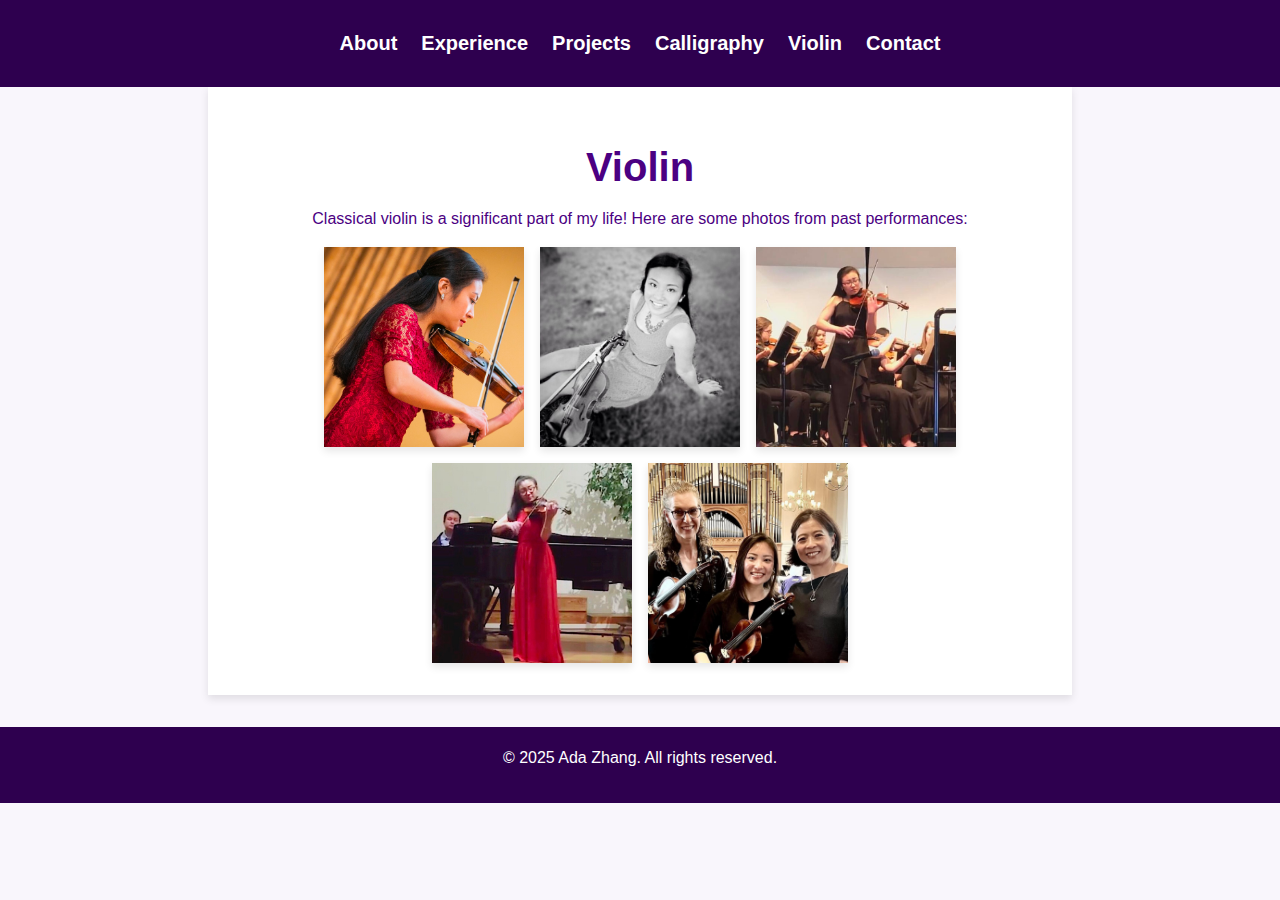
<file: violin.html>
<!DOCTYPE html>
<html lang="en">
<head>
    <meta charset="UTF-8">
    <meta name="viewport" content="width=device-width, initial-scale=1.0">
    <title>Violin</title>
    <link rel="stylesheet" href="styles.css">
    <style>
        h1, p {
            text-align: center; 
        }
    </style>
</head>
<body>
    <header>
        <nav>
            <ul>
                <li><a href="index.html">About</a></li>
                <li><a href="experience.html">Experience</a></li>
                <li><a href="projects.html">Projects</a></li>
                <li><a href="calligraphy.html">Calligraphy</a></li>
                <li><a href="violin.html">Violin</a></li>
                <li><a href="contact.html">Contact</a></li>
            </ul>
        </nav>
    </header>

    <main>
        <section>
            <h1>Violin</h1>
            <p>Classical violin is a significant part of my life! Here are some photos from past performances:</p>
            <div class="gallery">
                <img src="images/violin1.jpg" alt="Ada playing violin 1">
                <img src="images/violin2.jpg" alt="Ada playing violin 2">
                <img src="images/violin3.jpg" alt="Ada playing violin 3">
                <img src="images/violin4.jpg" alt="Ada playing violin 4">
                <img src="images/violin5.jpg" alt="Ada playing violin 5">
            </div>
        </section>
    </main>

    <footer>
        <p>&copy; 2025 Ada Zhang. All rights reserved.</p>
    </footer>
</body>
</html>
</file>
<file: styles.css>
/* General Styles */
body {
    font-family: 'Verdana', sans-serif;
    margin: 0;
    padding: 0;
    background-color: #f9f6fc;
    color: #4b0082;
    padding-top: 70px;
}

/* Header Styles */
header {
    background-color: #2e004f;
    color: white;
    padding: 1rem 0;
    text-align: center;
    position: fixed;
    width: 100%;
    top: 0;
    z-index: 1000;
}

header nav ul {
    list-style-type: none;
    padding: 0;
    display: flex;
    justify-content: center;
    gap: 1.5rem;
}

header nav ul li {
    display: inline;
}

header nav ul li a {
    color: white;
    text-decoration: none;
    font-weight: bold;
    font-size: 20px;
}

header nav ul li a:hover {
    text-decoration: underline;
}

/* Section Styles */
section {
    padding: 2rem;
    margin: 1rem auto;
    max-width: 800px;
    background-color: #fff;
    box-shadow: 0 4px 8px rgba(0, 0, 0, 0.1);
}

h1 {
    color: #4b0082;
    text-align: center;
    margin-bottom: 1rem;
    font-size: 40px;
}

h2 {
    margin-bottom: 0.05rem;
    margin-top: 0.05rem;
    text-align: left;
    color: #4b0082;
}

h3 {
    color: #4b0082;
    text-align: center;
    margin-bottom: 1rem;
    font-size: 15px;
}

h4 {
    color: #4b0082;
    margin-bottom: 0.001rem;
}

p {
    line-height: 1.6;
    margin-top: 0.1rem;
}

/* About Page Specific Styles */
.about-section {
    display: flex;
    gap: 2rem;
    align-items: center;
}

.about-section img.profile-picture {
    width: 300px;
    height: auto;
    object-fit: contain;
    flex-shrink: 0;
}

/* Gallery */
.gallery {
    display: flex;
    gap: 1rem;
    flex-wrap: wrap;
    justify-content: center;
    margin-top: 1rem;
}

.gallery img {
    width: 200px;
    height: 200px;
    object-fit: cover;
    cursor: pointer;
    box-shadow: 0 4px 8px rgba(0, 0, 0, 0.1);
    transition: transform 0.3s;
}

.gallery img:hover {
    transform: scale(1.05);
}

/* Lightbox effect */
.lightbox {
    position: fixed;
    top: 0;
    left: 0;
    width: 100%;
    height: 100%;
    background: rgba(0, 0, 0, 0.8);
    display: none;
    align-items: center;
    justify-content: center;
    z-index: 1000;
}

.lightbox img {
    max-width: 90%;
    max-height: 90%;
}

.lightbox.show {
    display: flex;
}


/* Footer Styles */
footer {
    background-color: #2e004f;
    color: white;
    text-align: center;
    padding: 1rem 0;
    margin-top: 2rem;
}

/* Contact Page Specific Styles */
.contact-section h1 {
    text-align: center;           
    margin-bottom: 1rem;       
}

.contact-section form {
    display: flex;              
    flex-direction: column;     
    gap: 1.0rem;                  
    margin: 2rem auto;        
    max-width: 600px;           
    width: 100%;                 
}

.contact-section form label {
    font-size: 16px;
    font-weight: bold;
    text-align: left;            
    margin-bottom: 0.05rem;
}

.contact-section form input,
.contact-section form textarea {
    width: 100%;                  
    padding: 12px;              
    font-size: 16px;             
    border: 1px solid #ccc;    
    box-shadow: 0 2px 4px rgba(0, 0, 0, 0.1);
}

.contact-section form textarea {
    resize: vertical;            
    height: 150px;               
}

.contact-section form button {
    padding: 12px 20px;          
    font-size: 18px;
    font-weight: bold;
    color: white;
    background-color: #4b0082;  
    border: none;
    cursor: pointer;
    box-shadow: 0 4px 6px rgba(0, 0, 0, 0.1);
    transition: background-color 0.3s ease;
}

.contact-section form button:hover {
    background-color: #36006a; 
}

.contact-section p {
    text-align: center;
    align-items: center;
    justify-content: center;     
}

.contact-section ul li {
    display: flex;  
    justify-content: center;     
    align-items: center;
    text-align: center;   
    font-size: 20px;       
    margin-bottom: 1rem;  
}

.contact-section ul li i {
    margin-right: 0.5rem; 
    font-size: 20px;    
    color: #4b0082;   
    text-align: center;
    align-items: center;
    justify-content: center;   
}

.contact-links {
    list-style-type: none;
    padding: 0;
    margin-top: 1rem;
    display: flex;
    flex-direction: column;
    align-items: center;
    gap: 1rem;
}

.contact-links li a {
    font-size: 20px;
    text-decoration: none;
    color: #4b0082;
    display: flex;
    align-items: center;
    gap: 0.5rem;
}

.contact-links li a:hover {
    text-decoration: underline;
}


/* Profile Header Section */
.profile-header {
    display: flex;
    align-items: center;
    justify-content: center;
    gap: 2rem;
    max-width: 800px;
    margin: 2rem auto;
}

/* Profile Picture */
.profile-picture {
    width: 200px;
    height: auto;
    object-fit: contain;
}

/* Name Styling */
.profile-header h1 {
    font-size: 48px;
    font-weight: bold;
    margin: 0;
    color: #4b0082;
}

/* Profile Content Section */
.profile-content {
    max-width: 800px;
    margin: 2rem auto;
    padding: 2rem;
    background-color: #fff;
    box-shadow: 0 4px 8px rgba(0, 0, 0, 0.1);
}

.profile-content h2 {
    margin-bottom: 0.05rem;
    margin-top: 0.05rem;
    text-align: center;
    color: #4b0082;
}
</file>
